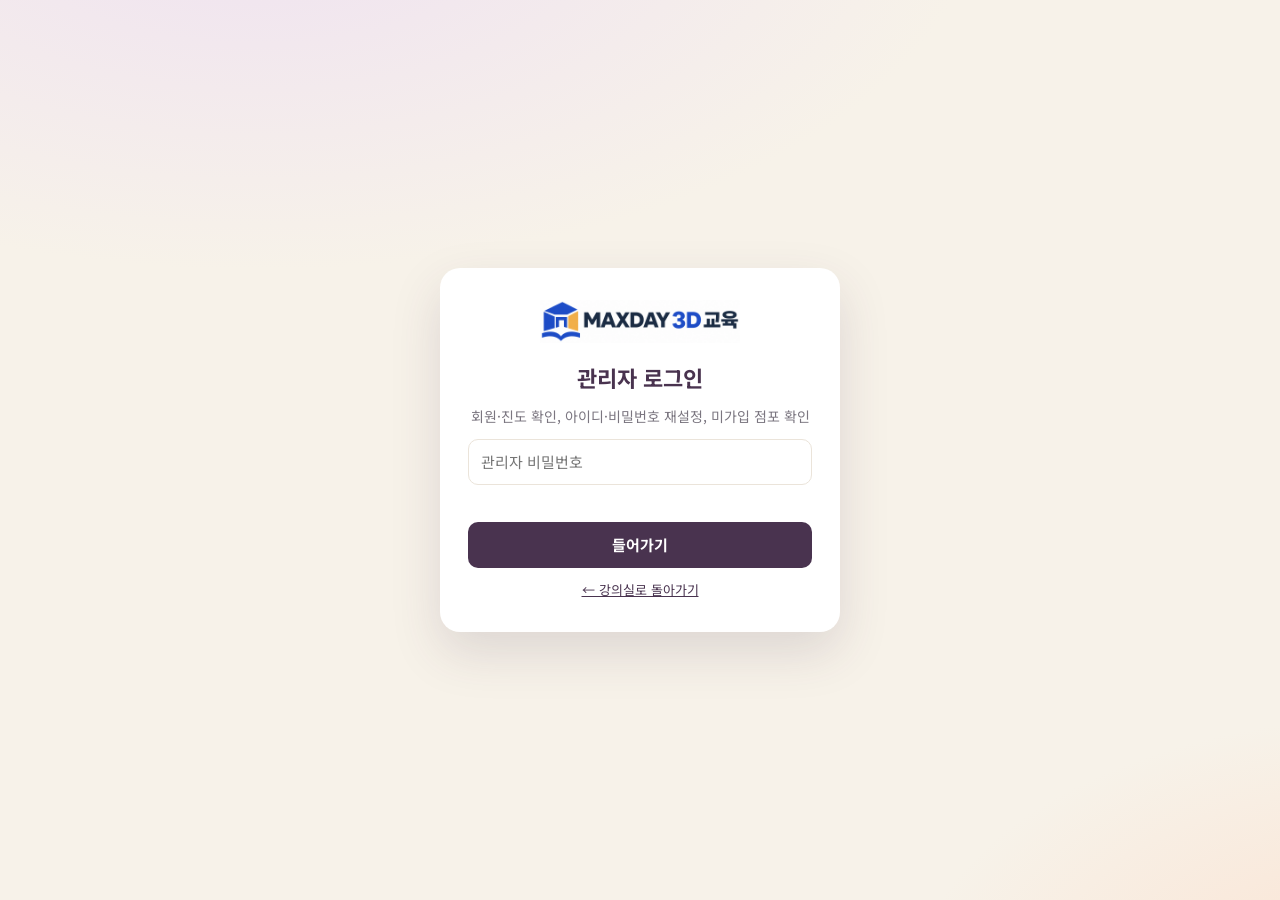
<file: admin.html>
<!doctype html>
<html lang="ko">
<head>
<meta charset="utf-8">
<meta name="viewport" content="width=device-width, initial-scale=1">
<meta name="robots" content="noindex,nofollow">
<title>MAXDAY 3D 교육 · 관리자</title>
<link rel="icon" href="assets/edu/logo-maxday-edu.png">
<link rel="preconnect" href="https://fonts.googleapis.com"><link rel="preconnect" href="https://fonts.gstatic.com" crossorigin>
<link href="https://fonts.googleapis.com/css2?family=Noto+Sans+KR:wght@400;500;700;900&display=swap" rel="stylesheet">
<link rel="stylesheet" href="css/admin.css?v=6">
</head>
<body>
<main id="ad-login" class="ad-login">
  <form class="ad-card" id="ad-login-form" autocomplete="off">
    <img class="ad-card-logo" id="ad-login-logo" alt="">
    <h1>관리자 로그인</h1>
    <p class="muted">회원·진도 확인, 아이디·비밀번호 재설정, 미가입 점포 확인</p>
    <input type="password" id="ad-pw" placeholder="관리자 비밀번호" autocomplete="current-password" aria-label="관리자 비밀번호">
    <p class="err" id="ad-login-err" role="alert"></p>
    <button class="ad-btn" type="submit" id="ad-login-go">들어가기</button>
    <a class="small" id="ad-site" href="#">← 강의실로 돌아가기</a>
  </form>
</main>

<div id="ad-app" class="ad-shell" hidden>
  <aside class="ad-side" aria-label="관리 메뉴">
    <div class="sd-logo"><img id="ad-logo" alt=""><b id="ad-name">강의실</b></div>
    <nav class="sd-nav">
      <button data-t="dash" class="on"><i class="ic ic-dash"></i><span>대시보드</span></button>
      <button data-t="members"><i class="ic ic-user"></i><span>회원</span></button>
      <button data-t="missing"><i class="ic ic-store"></i><span>미가입 점포</span><em id="nav-miss"></em></button>
      <button data-t="lectures"><i class="ic ic-book"></i><span>강의 현황</span></button>
      <button data-t="roster"><i class="ic ic-list"></i><span>점포 명단</span></button>
      <button data-t="settings"><i class="ic ic-gear"></i><span>설정</span></button>
    </nav>
    <div class="sd-foot"><span class="sd-av">관</span><div><b>관리자</b><small id="ad-mode"></small></div><button class="sd-out" id="ad-logout" title="로그아웃" aria-label="로그아웃">⏻</button></div>
  </aside>

  <div class="ad-main">
    <header class="ad-head">
      <div><h1 id="pg-title">교육 운영 대시보드</h1><p id="pg-sub">점주님 학습 현황을 한눈에 확인하세요</p></div>
      <div class="hd-tools">
        <select id="ad-range" aria-label="기간"><option value="4">최근 4주</option><option value="8">최근 8주</option><option value="12">최근 12주</option></select>
        <button class="ad-btn ghost sm" id="ad-csv">CSV 내보내기</button>
        <button class="ad-btn sm" id="ad-reload">새로고침</button>
      </div>
    </header>
    <p class="ad-demo" id="ad-demo" hidden></p>

    <div class="kpis" id="kpis"></div>
    <div class="ad-body">
      <div class="ad-content">
        <section class="pane" id="pane-dash">
          <div class="g2">
            <article class="card"><header><h2>분류별 학습 현황</h2><span class="lg"><i class="sw pl"></i>평균 진도율<i class="sw ap"></i>수료율</span></header><div id="ch-cat"></div></article>
            <article class="card"><header><h2 id="tr-title">최근 4주 접속·수강 추이</h2><span class="lg"><i class="sw pl"></i>접속 회원<i class="sw ap"></i>수강 시작</span></header><div id="ch-trend"></div></article>
          </div>
          <article class="card"><header><h2>강의별 수강·수료</h2><span class="seg" id="lec-seg"><button class="on" data-v="top">상위 10강</button><button data-v="all">전체 30강</button></span><span class="lg"><i class="sw pl"></i>수강 신청<i class="sw ap"></i>수료</span></header><div class="hscroll" id="ch-lec"></div></article>
          <article class="card"><header><h2>점포별 강의 진도</h2><span class="lg heat-lg">미신청<i class="hl h0"></i>시작<i class="hl h1"></i><i class="hl h2"></i><i class="hl h3"></i><i class="hl h4"></i>수료<i class="hl h5"></i></span></header><div class="hscroll" id="ch-heat"></div></article>
          <div class="g2">
            <article class="card"><header><h2 id="miss-title">미가입 점포</h2><button class="ad-btn ghost sm" id="miss-copy-all">안내 문구 복사</button></header><div id="dash-miss"></div></article>
            <article class="card"><header><h2>최근 활동</h2><button class="lnk" data-go="members">회원 보기 ›</button></header><ul class="feed" id="feed"></ul></article>
          </div>
          <article class="card"><header><h2>회원 관리</h2><div class="tb-tools"><input class="q" placeholder="점포명·대표자·아이디 검색" aria-label="검색" data-q><select data-f aria-label="걸러 보기"><option value="">전체 상태</option><option value="ing">수강 중</option><option value="done">수료 있음</option><option value="none">수강신청 없음</option><option value="idle">14일 넘게 미접속</option><option value="off">이용 중지</option></select></div></header><div class="tbl-wrap" data-members></div></article>
        </section>

        <section class="pane" id="pane-members" hidden>
          <article class="card"><header><h2>회원 <small id="mem-count"></small></h2><div class="tb-tools"><input class="q" placeholder="점포명·대표자·아이디 검색" aria-label="검색" data-q><select data-f aria-label="걸러 보기"><option value="">전체 상태</option><option value="ing">수강 중</option><option value="done">수료 있음</option><option value="none">수강신청 없음</option><option value="idle">14일 넘게 미접속</option><option value="off">이용 중지</option></select></div></header><div class="tbl-wrap" data-members></div></article>
        </section>
        <section class="pane" id="pane-missing" hidden></section>
        <section class="pane" id="pane-lectures" hidden></section>
        <section class="pane" id="pane-roster" hidden></section>
        <section class="pane" id="pane-settings" hidden></section>
      </div>

      <aside class="detail" id="detail" aria-label="회원 상세">
        <div class="dt-in"><div class="dt-head"><h2>회원 상세</h2><button class="x" id="dt-x" aria-label="닫기">✕</button></div><div id="dt-body"><p class="muted small">회원을 선택하면 계정 관리와 강의별 진도가 여기에 표시돼요.</p></div></div>
      </aside>
    </div>
    <footer class="ad-foot" id="ad-foot"></footer>
  </div>
</div>
<div class="dt-dim" id="dt-dim" hidden></div>
<div class="ad-toast" id="ad-toast" role="status" hidden></div>
<script>window.MDL_BRAND = {"ko": "MAXDAY 3D 교육", "en": "MAXDAY 3D EDU", "short": "MAXDAY", "ns": "maxdayedu/v1", "title": "프랜차이즈 점주 교육 3D 캠퍼스", "extra": ["lecture", "edu"], "only": ["lecture", "restaurant", "cafe", "store1", "store2", "store3", "store4", "store4b"], "drivein": false, "lectureName": "가맹점주 교육장", "frName": "온솥길", "frColor": "#B64A35", "logo": "assets/edu/logo-maxday-edu.png", "adminHash": "fe7bead6397162e48d0527f58df21f868826bf264493e7069f34222e8234ff9c"};</script>
<script type="module" src="js/admin-app.js?v=5"></script>
</body>
</html>
</file>
<file: css/admin.css>
/* 용마 점주 아카데미 · 교육 운영 대시보드 — GPT 시안(플럼 #49334F · 살구 #F2B38D · 아이보리 #F7F2E9 · 차콜 #34343A) */
:root{--pl:#49334F;--pl-d:#3a2840;--pl-2:#6b5072;--pl-l:#ece4ee;--ap:#F2B38D;--ap-d:#e0905f;--ap-l:#fdeee4;--iv:#F7F2E9;--bg:#f4efe7;--ch:#34343A;--mu:#7b7680;--ln:#ebe4da;--ok:#3f7a5a;--ok-l:#e2f1e8;--bad:#b4473a;--bad-l:#f8e2de;--card:#fff;--sh:0 1px 2px rgba(52,52,58,.05),0 6px 18px rgba(73,51,79,.06);--r:14px}
*{box-sizing:border-box}
html,body{margin:0;background:var(--bg);color:var(--ch);font:14px/1.5 "Noto Sans KR",system-ui,-apple-system,sans-serif;-webkit-text-size-adjust:100%}
body.lock{overflow:hidden}
button,input,select,textarea{font:inherit;color:inherit}
[hidden]{display:none!important}
.muted{color:var(--mu)}.small{font-size:13px}.tiny{font-size:11.5px;line-height:1.5}.err{color:var(--bad);font-size:13px;min-height:1em;margin:0}.mono{font-family:ui-monospace,SFMono-Regular,Menlo,Consolas,monospace;font-size:12.5px}
input,select,textarea{border:1.5px solid var(--ln);border-radius:10px;padding:8px 12px;background:#fff;min-height:38px;min-width:0}
input:focus,select:focus,textarea:focus{outline:2px solid var(--ap);outline-offset:0;border-color:var(--pl)}
select{padding-right:30px;appearance:none;background:#fff url("data:image/svg+xml,%3Csvg xmlns='http://www.w3.org/2000/svg' width='10' height='6'%3E%3Cpath d='M1 1l4 4 4-4' fill='none' stroke='%2349334F' stroke-width='1.6'/%3E%3C/svg%3E") no-repeat right 11px center}

/* 버튼 */
.ad-btn{display:inline-flex;align-items:center;justify-content:center;gap:6px;border:0;border-radius:10px;padding:9px 16px;background:var(--pl);color:#fff;font-weight:700;cursor:pointer;white-space:nowrap;min-height:38px;transition:background .15s,box-shadow .15s}
.ad-btn:hover{background:var(--pl-2)}.ad-btn:disabled{opacity:.55;cursor:wait}
.ad-btn.ghost{background:#fff;color:var(--pl);box-shadow:inset 0 0 0 1.5px #d9cfdc}.ad-btn.ghost:hover{box-shadow:inset 0 0 0 1.5px var(--pl);background:#fbf8fb}
.ad-btn.danger{background:#fff;color:var(--bad);box-shadow:inset 0 0 0 1.5px #e6b8b1}.ad-btn.danger:hover{background:var(--bad-l)}
.ad-btn.sm{padding:6px 12px;min-height:34px;font-size:13px}.ad-btn.xs{padding:4px 10px;min-height:28px;font-size:12px;border-radius:8px}
.lnk{border:0;background:none;color:var(--pl);font-weight:700;font-size:13px;cursor:pointer;padding:4px 0}
.x{border:0;background:#fff;border-radius:99px;width:36px;height:36px;font-size:15px;cursor:pointer;flex:none;box-shadow:inset 0 0 0 1px var(--ln)}

/* 로그인 */
.ad-login{min-height:100vh;display:grid;place-items:center;padding:24px 16px;background:radial-gradient(1200px 600px at 20% -10%,#efe2f1 0,transparent 60%),radial-gradient(900px 500px at 110% 110%,#fbe2d1 0,transparent 55%),var(--iv)}
.ad-card{width:100%;max-width:400px;background:#fff;border-radius:20px;padding:32px 28px;box-shadow:0 20px 50px rgba(73,51,79,.15);display:flex;flex-direction:column;gap:12px}
.ad-card-logo{width:200px;max-width:70%;align-self:center;margin-bottom:6px}
.ad-card h1{margin:0;font-size:22px;color:var(--pl);text-align:center}.ad-card p{margin:0;text-align:center}.ad-card a{color:var(--pl);text-align:center}
.ad-card input{min-height:46px;font-size:15px}.ad-card .ad-btn{min-height:46px;font-size:15px}

/* 레이아웃 */
.ad-shell{display:grid;grid-template-columns:232px minmax(0,1fr);min-height:100vh}
.ad-side{position:sticky;top:0;height:100vh;background:linear-gradient(180deg,var(--pl) 0%,var(--pl-d) 100%);color:#fff;display:flex;flex-direction:column;padding:18px 14px;gap:18px;z-index:5}
.sd-logo{display:flex;flex-direction:column;align-items:center;gap:8px;padding:6px 4px 16px;border-bottom:1px solid rgba(255,255,255,.12)}
.sd-logo img{width:100%;max-width:190px;background:#fff;border-radius:12px;padding:8px 10px}
.sd-logo b{font-size:13px;color:var(--ap);font-weight:700;letter-spacing:.02em}
.sd-nav{display:flex;flex-direction:column;gap:4px;flex:1}
.sd-nav button{display:flex;align-items:center;gap:10px;border:0;background:none;color:rgba(255,255,255,.78);padding:11px 12px;border-radius:10px;font-weight:500;font-size:14px;cursor:pointer;text-align:left}
.sd-nav button:hover{background:rgba(255,255,255,.07);color:#fff}
.sd-nav button.on{background:var(--ap);color:var(--pl-d);font-weight:700}
.sd-nav button span{flex:1}.sd-nav em{font-style:normal;font-size:11px;font-weight:700;background:rgba(255,255,255,.16);border-radius:99px;padding:1px 8px}.sd-nav em:empty{display:none}.sd-nav button.on em{background:var(--pl);color:#fff}
.ic{width:18px;height:18px;flex:none;background:currentColor;-webkit-mask:var(--m) center/contain no-repeat;mask:var(--m) center/contain no-repeat}
.ic-dash{--m:url("data:image/svg+xml,%3Csvg xmlns='http://www.w3.org/2000/svg' viewBox='0 0 24 24'%3E%3Cpath d='M3 3h8v10H3zM13 3h8v6h-8zM13 11h8v10h-8zM3 15h8v6H3z'/%3E%3C/svg%3E")}
.ic-user{--m:url("data:image/svg+xml,%3Csvg xmlns='http://www.w3.org/2000/svg' viewBox='0 0 24 24'%3E%3Ccircle cx='12' cy='8' r='4.5'/%3E%3Cpath d='M3 21c0-5 4-7.5 9-7.5s9 2.5 9 7.5z'/%3E%3C/svg%3E")}
.ic-store{--m:url("data:image/svg+xml,%3Csvg xmlns='http://www.w3.org/2000/svg' viewBox='0 0 24 24'%3E%3Cpath d='M3 4h18l1 5c0 1.7-1.3 3-3 3s-3-1.3-3-3c0 1.7-1.3 3-3 3s-3-1.3-3-3c0 1.7-1.3 3-3 3S5 10.7 5 9c0 1.7-1.3 3-3 3z M4 13h16v8h-6v-5h-4v5H4z'/%3E%3C/svg%3E")}
.ic-book{--m:url("data:image/svg+xml,%3Csvg xmlns='http://www.w3.org/2000/svg' viewBox='0 0 24 24'%3E%3Cpath d='M2 4c4-1.5 7-1 9.2 1v15C9 18 6 17.6 2 19zM22 4c-4-1.5-7-1-9.2 1v15c2.2-2 5.2-2.4 9.2-1z'/%3E%3C/svg%3E")}
.ic-list{--m:url("data:image/svg+xml,%3Csvg xmlns='http://www.w3.org/2000/svg' viewBox='0 0 24 24'%3E%3Cpath d='M3 4h3v3H3zM8 4.5h13v2H8zM3 10.5h3v3H3zM8 11h13v2H8zM3 17h3v3H3zM8 17.5h13v2H8z'/%3E%3C/svg%3E")}
.ic-gear{--m:url("data:image/svg+xml,%3Csvg xmlns='http://www.w3.org/2000/svg' viewBox='0 0 24 24'%3E%3Cpath d='M10 2h4l.6 2.6 2.2 1.3 2.6-.8 2 3.4-2 1.8v2.6l2 1.8-2 3.4-2.6-.8-2.2 1.3L14 22h-4l-.6-2.6-2.2-1.3-2.6.8-2-3.4 2-1.8v-2.6l-2-1.8 2-3.4 2.6.8 2.2-1.3zM12 9a3 3 0 1 0 0 6 3 3 0 0 0 0-6z' fill-rule='evenodd'/%3E%3C/svg%3E")}
.sd-foot{display:flex;align-items:center;gap:10px;padding:12px 6px 2px;border-top:1px solid rgba(255,255,255,.12)}
.sd-av{width:34px;height:34px;border-radius:99px;background:var(--ap);color:var(--pl-d);display:grid;place-items:center;font-weight:900;flex:none}
.sd-foot div{flex:1;min-width:0}.sd-foot b{display:block;font-size:13px}.sd-foot small{font-size:11px;color:rgba(255,255,255,.65)}
.sd-out{border:0;background:rgba(255,255,255,.1);color:#fff;width:32px;height:32px;border-radius:9px;cursor:pointer;font-size:15px}

.ad-main{min-width:0;padding:22px 26px 0;display:flex;flex-direction:column}
.ad-head{display:flex;align-items:flex-end;justify-content:space-between;gap:16px;margin-bottom:16px;flex-wrap:wrap}
.ad-head h1{margin:0;font-size:26px;font-weight:900;color:var(--pl);letter-spacing:-.02em}.ad-head p{margin:2px 0 0;color:var(--mu);font-size:13.5px}
.hd-tools{display:flex;gap:8px;align-items:center;flex-wrap:wrap}
.ad-demo{background:var(--ap-l);border:1px solid #f3cdb3;border-radius:12px;padding:9px 14px;font-size:12.5px;margin:0 0 14px;color:#6a4a3a}.ad-demo b{color:var(--pl);margin-right:6px}
.ad-body{display:grid;grid-template-columns:minmax(0,1fr) 330px;gap:18px;align-items:start;flex:1}
.ad-content{min-width:0;display:flex;flex-direction:column;gap:16px}
.pane{display:flex;flex-direction:column;gap:16px;min-width:0}
body:not([data-tab="dash"]):not([data-tab="members"]) .ad-body{grid-template-columns:minmax(0,1fr)}
body:not([data-tab="dash"]):not([data-tab="members"]) .detail{display:none}

/* KPI */
.kpis{display:grid;grid-template-columns:repeat(5,minmax(0,1fr));gap:14px}#kpis{margin-bottom:18px}.kpis.k3{grid-template-columns:repeat(3,minmax(0,1fr))}
.kpi{background:var(--card);border-radius:var(--r);padding:16px 16px 14px;box-shadow:var(--sh);display:flex;align-items:flex-start;justify-content:space-between;gap:8px;min-width:0;border-top:3px solid var(--pl)}
.kpi:nth-child(2n){border-top-color:var(--ap)}.kpi.warn{border-top-color:var(--bad)}
.kpi>div{min-width:0;display:flex;flex-direction:column;gap:2px;flex:1}
.kpi span{font-size:12.5px;color:var(--mu);font-weight:700}.kpi b{font-size:28px;font-weight:900;color:var(--pl);line-height:1.15;letter-spacing:-.02em}.kpi b small{font-size:14px;font-weight:700;margin-left:2px;color:var(--pl-2)}.kpi b.sm{font-size:16px;line-height:1.35;overflow-wrap:anywhere}
.kpi>div>small{font-size:12px;color:var(--mu);display:flex;align-items:center;gap:6px}
.kbar{flex:1;height:6px;border-radius:9px;background:var(--pl-l);overflow:hidden;max-width:120px}.kbar i{display:block;height:100%;background:var(--pl);border-radius:9px}
.kic{width:40px;height:40px;border-radius:12px;background:var(--ap-l);color:var(--ap-d);display:grid;place-items:center;flex:none}.kic svg{width:22px;height:22px}
.kpi:nth-child(2n) .kic{background:var(--pl-l);color:var(--pl)}

/* 카드 */
.g2{display:grid;grid-template-columns:repeat(2,minmax(0,1fr));gap:16px}
.card{background:var(--card);border-radius:var(--r);box-shadow:var(--sh);padding:16px 18px;min-width:0}
.card>header{display:flex;align-items:center;gap:10px;flex-wrap:wrap;margin-bottom:10px}
.card h2{margin:0;font-size:15.5px;font-weight:700;color:var(--ch);flex:1;min-width:max-content}.card h2 small{font-size:13px;color:var(--mu);font-weight:500;margin-left:4px}
.lg{display:flex;align-items:center;gap:6px;font-size:12px;color:var(--mu);flex-wrap:wrap}
.sw{display:inline-block;width:10px;height:10px;border-radius:3px;margin-left:6px}.sw.pl{background:var(--pl)}.sw.ap{background:var(--ap)}
.seg{display:inline-flex;background:var(--iv);border-radius:9px;padding:3px}.seg button{border:0;background:none;padding:4px 10px;border-radius:7px;font-size:12px;font-weight:700;color:var(--mu);cursor:pointer}.seg button.on{background:#fff;color:var(--pl);box-shadow:0 1px 3px rgba(0,0,0,.08)}
.hscroll{overflow-x:auto;-webkit-overflow-scrolling:touch;scrollbar-width:thin}
.empty-note{color:var(--mu);font-size:13px;text-align:center;padding:14px 0;margin:0;list-style:none}
.row{display:flex;flex-wrap:wrap;gap:8px;align-items:center}.row input{flex:1 1 180px}
.tb-tools{display:flex;gap:8px;flex-wrap:wrap;align-items:center}.tb-tools .q{width:240px}

/* 차트 */
.chart{display:block;width:100%;height:auto}
.chart .gl{stroke:#efe9e1;stroke-width:1}.chart .ax{font-size:11px;fill:#8d8892}.chart .lb{font-size:12.5px;fill:var(--ch);font-weight:700}.chart .vl{font-size:11px;fill:#5d5763;font-weight:700}
.chart .b-pl{fill:var(--pl)}.chart .b-ap{fill:var(--ap)}
.chart .ln-pl{stroke:var(--pl);stroke-width:2.6;stroke-linejoin:round}.chart .ln-ap{stroke:var(--ap-d);stroke-width:2.6;stroke-linejoin:round}
.chart .ln-pl-dot{fill:#fff;stroke:var(--pl);stroke-width:2.4}.chart .ln-ap-dot{fill:#fff;stroke:var(--ap-d);stroke-width:2.4}

/* 히트맵 */
.heat{border-collapse:separate;border-spacing:3px;font-size:11px;min-width:100%}
.heat th{font-weight:700;color:var(--mu);text-align:center;padding:0 1px}
.heat tbody th{text-align:right;color:var(--ch);font-size:12px;padding-right:8px;white-space:nowrap;max-width:120px;overflow:hidden;text-overflow:ellipsis}
.heat td{width:18px;min-width:18px;height:22px;border-radius:4px}
.heat tbody tr{cursor:pointer}.heat tbody tr:hover th{color:var(--pl)}
.heat td.hp,.heat th.hp{width:auto;background:none;font-weight:700;color:var(--pl);padding-left:6px;font-size:12px;white-space:nowrap}
.h0{background:#f1ece5}.h1{background:#e7dceb}.h2{background:#cdb8d3}.h3{background:#a184aa}.h4{background:#765a7e}.h5{background:var(--pl)}
.heat-lg .hl{display:inline-block;width:14px;height:12px;border-radius:3px;margin:0 2px}

/* 미가입 · 활동 */
.mlist{list-style:none;margin:0;padding:0;display:flex;flex-direction:column}
.mlist li{display:flex;align-items:center;gap:10px;padding:9px 2px;border-bottom:1px solid #f2ede6;min-width:0}.mlist li:last-child{border-bottom:0}
.mlist .mno{width:28px;height:28px;border-radius:8px;background:var(--ap-l);color:var(--ap-d);display:grid;place-items:center;font-weight:900;font-size:12px;flex:none}
.mlist b{flex:1;min-width:0;overflow:hidden;text-overflow:ellipsis;white-space:nowrap;font-size:14px}
.mlist.big li small{color:var(--mu);font-size:12px;flex:0 1 auto;overflow-wrap:anywhere}
.mlist.ok .mno{background:var(--ok-l);color:var(--ok)}.mlist.warn .mno{background:var(--bad-l);color:var(--bad)}.mlist.warn li{cursor:pointer}
.feed{list-style:none;margin:0;padding:0;display:flex;flex-direction:column}
.feed li{display:flex;align-items:center;gap:10px;padding:8px 2px;border-bottom:1px solid #f2ede6;cursor:pointer}.feed li:last-child{border-bottom:0}.feed li:hover b{color:var(--pl)}
.fd{font-style:normal;font-size:11px;font-weight:700;border-radius:8px;padding:3px 8px;flex:none;min-width:40px;text-align:center}
.fd.join{background:#eef0f5;color:#4d5878}.fd.start{background:var(--pl-l);color:var(--pl)}.fd.done{background:var(--ok-l);color:var(--ok)}.fd.watch{background:var(--ap-l);color:#a0582e}
.feed span{flex:1;min-width:0;display:flex;flex-direction:column}.feed b{font-size:13px;white-space:nowrap;overflow:hidden;text-overflow:ellipsis}.feed small{font-size:12px;color:var(--mu)}
.feed time{font-size:11.5px;color:var(--mu);white-space:nowrap}

/* 표 */
.tbl-wrap{overflow-x:auto}
.tbl{width:100%;border-collapse:collapse;font-size:13.5px}
.tbl th{text-align:left;font-size:12px;color:var(--mu);font-weight:700;padding:9px 10px;border-bottom:1.5px solid var(--ln);white-space:nowrap;background:#fcfaf7}
.tbl td{padding:10px;border-bottom:1px solid #f2ede6;vertical-align:middle}
.tbl tbody tr[data-k]{cursor:pointer}.tbl tbody tr[data-k]:hover{background:#fbf7f2}.tbl tr.sel{background:var(--ap-l)!important;box-shadow:inset 3px 0 0 var(--ap-d)}
.tbl tr.off td{color:#a29ca6}.tbl .n{text-align:right;font-variant-numeric:tabular-nums}.tbl .c{text-align:center}.tbl td.empty{text-align:center;color:var(--mu);padding:28px}
.pbar{display:inline-block;width:110px;height:8px;border-radius:9px;background:var(--pl-l);overflow:hidden;vertical-align:middle}.pbar>i{display:block;height:100%;background:var(--pl);border-radius:9px}.pbar.done>i{background:var(--ok)}
.pv{font-size:12px;color:var(--mu);margin-left:6px;font-weight:700}
.tag{display:inline-block;font-style:normal;font-size:11px;font-weight:700;border-radius:99px;padding:2px 9px;background:#efe9e2;color:var(--mu);white-space:nowrap;text-decoration:none}.tag.off{background:var(--bad-l);color:var(--bad)}.tag.ok{background:var(--ok-l);color:var(--ok)}
.ad-ta{width:100%;min-height:360px;font-family:ui-monospace,Menlo,Consolas,monospace;font-size:13px;line-height:1.7;margin-bottom:10px}

/* 회원 상세 패널 */
.detail{position:sticky;top:18px;max-height:calc(100vh - 36px);overflow:auto;background:var(--card);border-radius:var(--r);box-shadow:var(--sh);scrollbar-width:thin}
.dt-in{padding:16px 16px 18px}
.dt-head{display:flex;align-items:center;justify-content:space-between;margin-bottom:12px}.dt-head h2{margin:0;font-size:15.5px}
.dt-head .x{display:none}
.dt-empty{text-align:center;color:var(--mu);padding:30px 10px}.dt-empty svg{width:42px;height:42px;color:#cdbfd1}.dt-empty p{font-size:13px;margin:8px 0 0}
.dt-card{background:var(--iv);border-radius:12px;padding:14px}
.dt-top{display:flex;align-items:center;gap:10px;margin-bottom:10px}.dt-top b{display:block;font-size:16px;color:var(--pl)}
.dt-av{width:42px;height:42px;border-radius:12px;background:var(--pl);color:#fff;display:grid;place-items:center;font-weight:900;font-size:18px;flex:none}
.dt-card dl{display:grid;grid-template-columns:auto 1fr;gap:5px 12px;margin:0;font-size:13px}.dt-card dt{color:var(--mu)}.dt-card dd{margin:0;font-weight:700;overflow-wrap:anywhere}
.dt-nums{display:grid;grid-template-columns:repeat(3,1fr);gap:8px;margin-top:12px}
.dt-nums div{background:#fff;border-radius:10px;padding:8px 10px;display:flex;flex-direction:column}.dt-nums span{font-size:11.5px;color:var(--mu)}.dt-nums b{font-size:20px;color:var(--pl);font-weight:900}.dt-nums b small{font-size:12px;margin-left:1px}
.dt-acts{display:flex;flex-direction:column;gap:7px;margin:14px 0 4px}.dt-acts .ad-btn{width:100%}
.dt-out{background:var(--ap-l);border:1.5px dashed var(--ap-d);border-radius:12px;padding:10px 12px;font-size:13px;line-height:1.7;display:flex;flex-wrap:wrap;align-items:center;gap:6px}
.dt-out b{font-size:19px;color:var(--pl);letter-spacing:.5px;flex:1}.dt-out small{width:100%;color:#7a5a46;font-size:11.5px}
.dt-sub{display:flex;flex-wrap:wrap;gap:8px;align-items:flex-end;margin:10px 0;padding:10px;background:#faf7f3;border-radius:10px}
.dt-sub label{display:flex;flex-direction:column;gap:4px;font-size:12px;color:var(--mu);font-weight:700;flex:1 1 140px}.dt-sub input{width:100%;font-size:14px;font-weight:400}
.dt-sub .tiny{width:100%;margin:0;color:var(--mu)}
.dt-more{margin-top:6px;border-top:1px solid var(--ln);padding-top:6px}.dt-more summary{cursor:pointer;font-size:12.5px;color:var(--mu);font-weight:700;padding:6px 0}
.dt-h{font-size:14px;margin:16px 0 8px;color:var(--pl)}.dt-h small{color:var(--mu);font-weight:500;margin-left:4px}
.dt-lec{list-style:none;margin:0 0 8px;padding:0;display:flex;flex-direction:column;gap:8px}
.dt-lec li{border:1px solid var(--ln);border-radius:10px;padding:9px 10px}
.dl-t{display:flex;align-items:center;gap:6px;justify-content:space-between}.dl-t b{font-size:13px;min-width:0;overflow:hidden;text-overflow:ellipsis;white-space:nowrap}.dl-t em{font-style:normal;color:var(--ap-d);font-weight:900;margin-right:2px}
.dl-b{display:flex;align-items:center;gap:8px;margin:6px 0 2px}.dl-b .pbar{flex:1;width:auto}.dl-b small{font-size:12px;font-weight:700;color:var(--pl);min-width:34px;text-align:right}
.dl-s{font-size:11.5px;color:var(--mu)}
.note{background:var(--ap-l);border-radius:10px;padding:8px 12px;font-size:12.5px;margin:10px 0 0}
.dt-dim{position:fixed;inset:0;background:rgba(30,20,34,.45);z-index:19}

.ad-foot{margin:26px 0 0;padding:16px 0 28px;font-size:12px;color:var(--mu);line-height:1.6;border-top:1px solid var(--ln)}.ad-foot b{color:var(--pl);margin-right:4px}
.ad-toast{position:fixed;left:50%;bottom:24px;transform:translateX(-50%);background:var(--ch);color:#fff;border-radius:12px;padding:10px 18px;font-size:14px;z-index:40;max-width:calc(100% - 32px);box-shadow:0 6px 20px rgba(0,0,0,.25)}

/* 반응형 */
@media (max-width:1180px){.kpis{grid-template-columns:repeat(3,minmax(0,1fr))}}
@media (max-width:1180px){
  .ad-body{grid-template-columns:minmax(0,1fr)}
  .detail{position:fixed;left:0;right:0;bottom:0;top:auto;max-height:88vh;border-radius:20px 20px 0 0;z-index:20;transform:translateY(105%);transition:transform .25s ease;box-shadow:0 -10px 40px rgba(0,0,0,.2)}
  .detail{visibility:hidden}.detail.open{transform:none;visibility:visible}.dt-head .x{display:block}.dt-head{position:sticky;top:-16px;background:#fff;padding:6px 0;z-index:1}
  body:not([data-tab="dash"]):not([data-tab="members"]) .detail{display:block}
}
@media (min-width:700px) and (max-width:1180px){.detail{left:auto;width:440px;top:0;bottom:0;max-height:none;border-radius:20px 0 0 20px;transform:translateX(105%)}.detail.open{transform:none}}
@media (max-width:980px){
  .ad-shell{grid-template-columns:minmax(0,1fr)}
  .ad-side{position:sticky;top:0;height:auto;flex-direction:row;align-items:center;padding:8px 12px;gap:10px;overflow-x:auto;scrollbar-width:none}
  .sd-logo{flex-direction:row;padding:0;border:0;flex:none}.sd-logo img{width:118px;padding:4px 6px;border-radius:9px}.sd-logo b{display:none}
  .sd-nav{flex-direction:row;gap:4px;flex:none}.sd-nav button{padding:8px 11px;font-size:13px;white-space:nowrap}.sd-nav .ic{display:none}
  .sd-foot{border:0;padding:0;flex:none}.sd-foot div,.sd-av{display:none}
  .ad-main{padding:16px 16px 0}
  .g2{grid-template-columns:minmax(0,1fr)}
}
@media (max-width:640px){
  .ad-head h1{font-size:21px}.ad-head{align-items:flex-start}.hd-tools{width:100%}.hd-tools select{flex:1}
  .kpis,.kpis.k3{grid-template-columns:repeat(2,minmax(0,1fr));gap:10px}.kpi{padding:12px}.kpi b{font-size:22px}.kic{width:32px;height:32px;border-radius:10px}.kic svg{width:18px;height:18px}
  .kpis>.kpi:first-child:nth-last-child(odd){grid-column:1/-1}
  .card{padding:14px}.tb-tools,.tb-tools .q{width:100%}.tb-tools select{flex:1}
  .card h2{min-width:0;flex-basis:100%}
  .tbl thead{display:none}.tbl,.tbl tbody,.tbl tr,.tbl td{display:block;width:100%}
  .tbl tr{border:1px solid var(--ln);border-radius:12px;margin-bottom:8px;padding:6px 2px;background:#fff}
  .tbl td{border:0;padding:4px 10px;display:flex;justify-content:space-between;align-items:center;gap:10px;text-align:right}
  .tbl td[data-l]::before{content:attr(data-l);color:var(--mu);font-size:12px;font-weight:700;text-align:left;flex:none}
  .tbl td.c{justify-content:flex-end}.tbl td.empty{display:block;text-align:center}
  .pbar{width:90px}
  .heat td{width:16px;min-width:16px;height:20px}
}
/* 점포 연결 */
.tag.warn{background:#fdecd9;color:#a0582e}
.dt-link{background:#f6f1f8;border:1px solid #e4d9e8}.dt-link.warn{background:#fff4ea;border-color:#f3cdb3}
.dt-link label{flex:1 1 100%}.dt-link select{width:100%;font-weight:400;font-size:14px}.dt-link .tag{margin-left:4px}
.mlist.link li{flex-wrap:wrap}.mlist.link .lk-who{flex:1 1 160px;min-width:0;display:flex;flex-direction:column;cursor:pointer}.mlist.link .lk-who b{white-space:normal}
.mlist.link select{flex:1 1 180px;min-height:32px;font-size:13px;padding:4px 30px 4px 10px}
.card.attn{border:1.5px solid #f3cdb3;background:#fffaf5}
</file>
